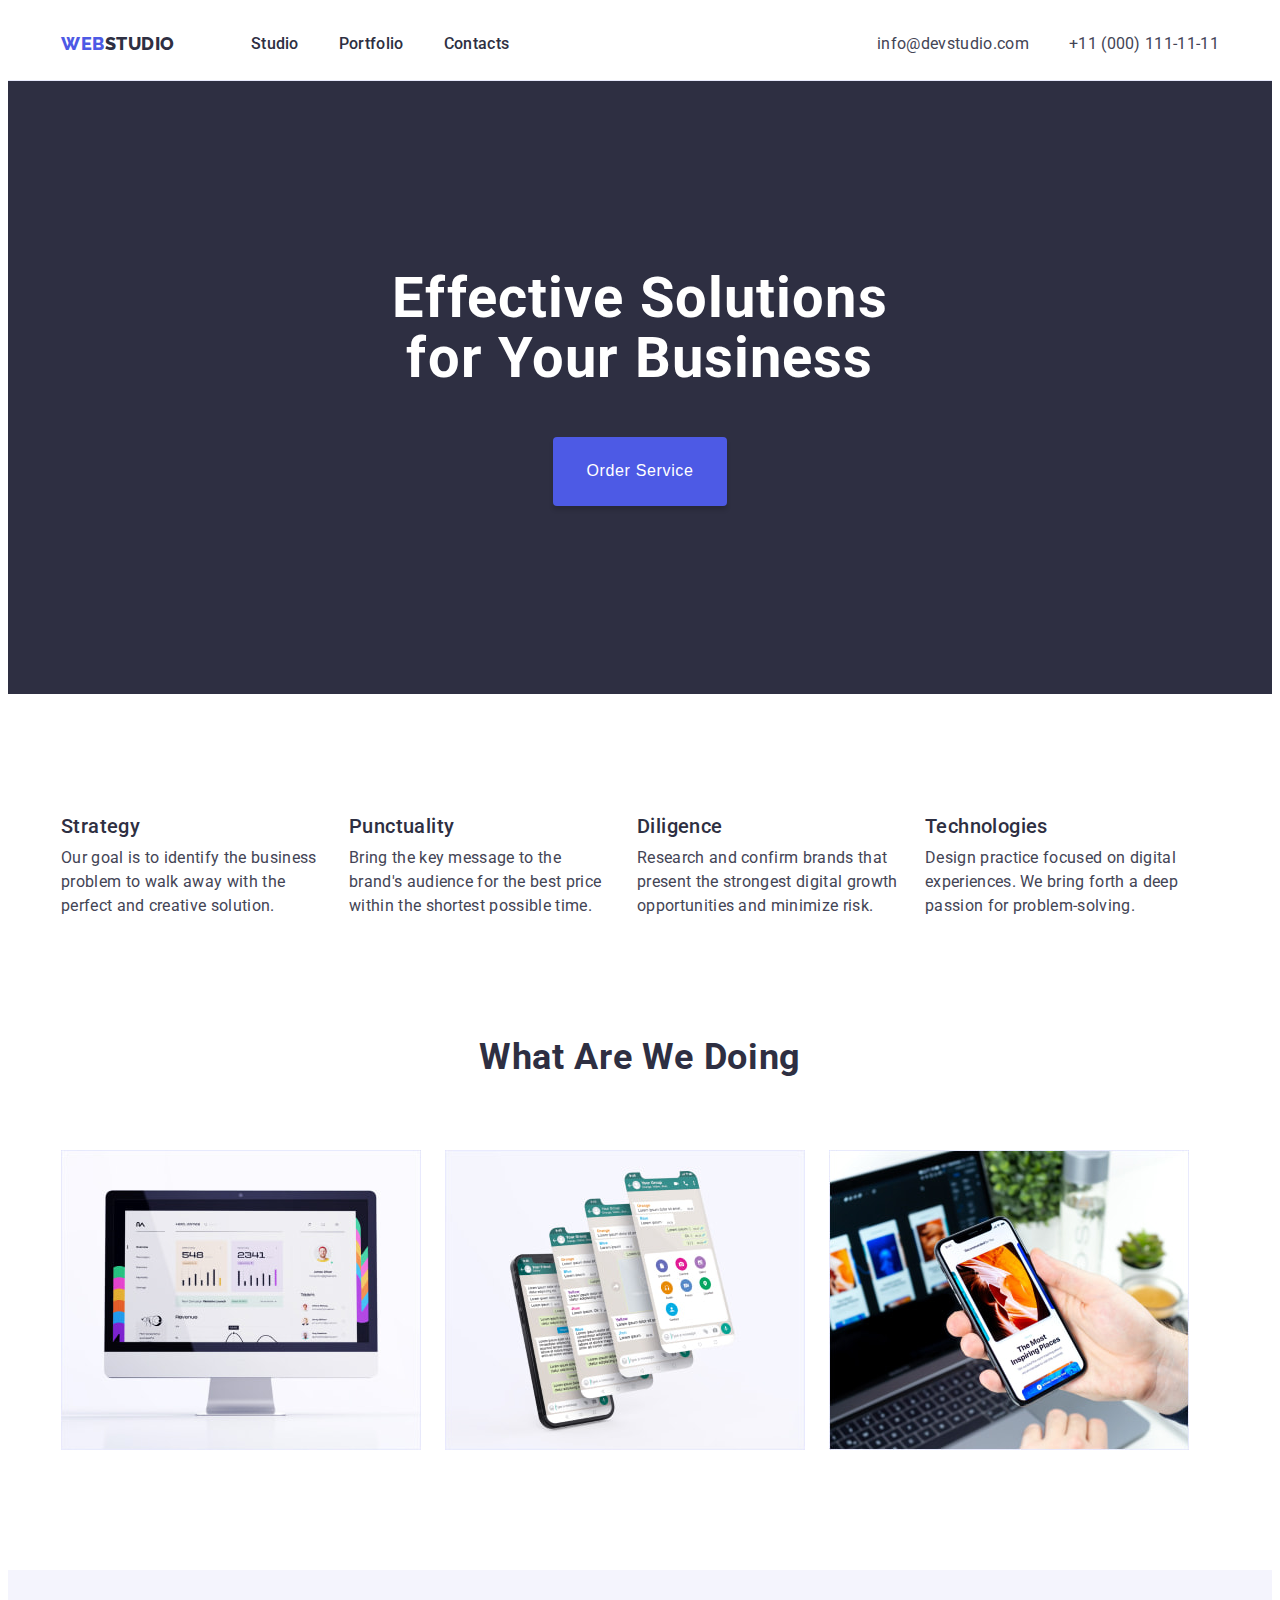
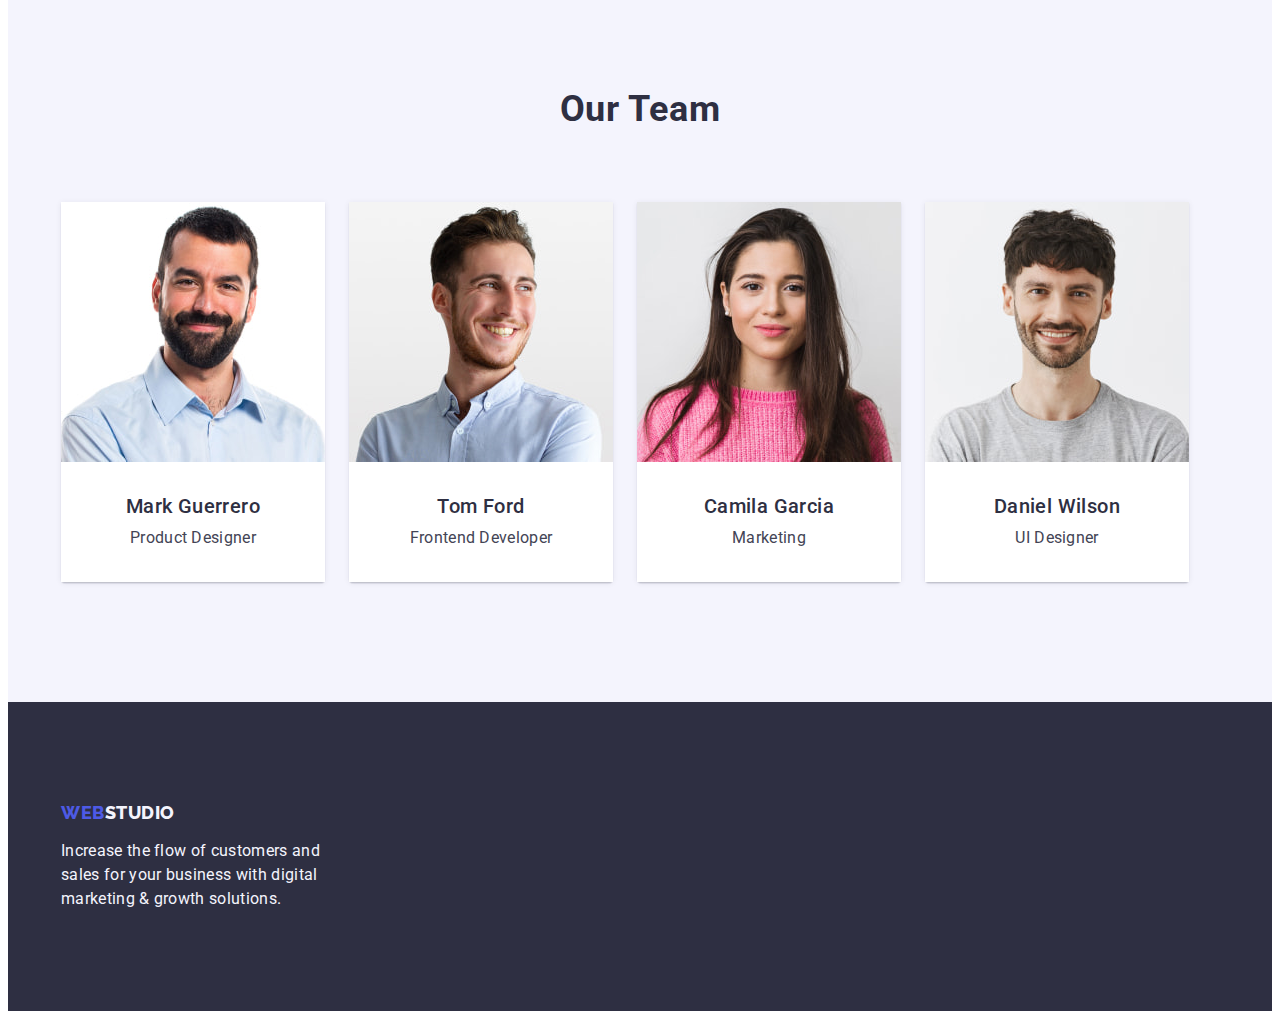
<file: index.html>
<!DOCTYPE html>
<html lang="en">

<head>
  <meta charset="UTF-8">
  <meta http-equiv="X-UA-Compatible" content="IE=edge">
  <meta name="viewport" content="width=device-width, initial-scale=1.0">
  <title>Web Studio</title>
  <link rel="preconnect" href="https://fonts.googleapis.com">
  <link rel="preconnect" href="https://fonts.gstatic.com" crossorigin>
  <link href="https://fonts.googleapis.com/css2?family=Raleway:wght@800&family=Roboto:wght@400;500;700;900&display=swap"
    rel="stylesheet">
  <link rel="stylesheet" href="https://cdnjs.cloudflare.com/ajax/libs/modern-normalize/1.1.0/modern-normalize.min.css"
    integrity="sha512-wpPYUAdjBVSE4KJnH1VR1HeZfpl1ub8YT/NKx4PuQ5NmX2tKuGu6U/JRp5y+Y8XG2tV+wKQpNHVUX03MfMFn9Q=="
    crossorigin="anonymous" referrerpolicy="no-referrer" />
  <link rel="stylesheet" href="./css/styles.css">
</head>

<body>

  <!-- Header -->
  <header class="header">
    <div class="header-wrap container">
      <nav class="header-nav">
        <a class="header-logo link" href="./index.html">Web<span class="header-logo-item">Studio</span></a>
        <ul class="header-list list">
          <li class="header-list-item"><a class="header-list-link link" href="./index.html">Studio</a>
          </li>
          <li class="header-list-item"><a class="header-list-link link" href="./portfolio.html">Portfolio</a>
          </li>
          <li class="header-list-item"><a class="header-list-link link" href="">Contacts</a></li>
        </ul>
      </nav>
      <address class="header-address">
        <ul class="header-address-list list">
          <li class="header-address-item"><a class="header-address-link link"
              href="mailto:info@devstudio.com">info@devstudio.com</a></li>
          <li class="header-address-item"><a class="header-address-link link" href="tel:+110001111111">+11 (000)
              111-11-11</a>
          </li>
        </ul>
      </address>
    </div>
  </header>

  <!-- Main -->
  <main>

    <!-- Hero -->
    <section class="hero">
      <div class="container">
        <h1 class="hero-title">Effective Solutions for Your Business</h1>
        <button class="hero-btn" type="button">Order Service</button>
      </div>
    </section>

    <!-- Features -->
    <section class="features">
      <div class="container">
        <h2 class="features-title vis-hidden">Features</h2>
        <ul class="features-list list">
          <li class="features-list-item">
            <h3 class="features-list-title">Strategy</h3>
            <p class="features-list-text">Our goal is to identify the business problem to walk away with the perfect
              and creative solution.</p>
          </li>
          <li class="features-list-item">
            <h3 class="features-list-title">Punctuality</h3>
            <p class="features-list-text">Bring the key message to the brand's audience for the best price within
              the shortest possible time.</p>
          </li>
          <li class="features-list-item">
            <h3 class="features-list-title">Diligence</h3>
            <p class="features-list-text">Research and confirm brands that present the strongest digital growth
              opportunities and minimize risk.</p>
          </li>
          <li class="features-list-item">
            <h3 class="features-list-title">Technologies</h3>
            <p class="features-list-text">Design practice focused on digital experiences. We bring forth a deep
              passion for problem-solving.</p>
          </li>
        </ul>
      </div>
    </section>
    <section class="wawd">
      <div class="container">
        <h2 class="wawd-title">What are we doing</h2>
        <ul class="wawd-list list">
          <li class="wawd-list-item"><img class="wawd-item-img" src="./images/computer.jpg" alt="computer" width="360">
          </li>
          <li class="wawd-list-item"><img class="wawd-item-img" src="./images/slides_screen.jpg" alt="slides_screen"
              width="360">
          </li>
          <li class="wawd-list-item"><img class="wawd-item-img" src="./images/phone.jpg" alt="phone" width="360"></li>
        </ul>
      </div>
    </section>

    <!-- Team -->
    <section class="team">
      <div class="container">
        <h2 class="team-title">Our Team</h2>
        <ul class="team-list list">
          <li class="team-item"><img class="team-item-img" src="./images/employee1.jpg" alt="employee1" width="264">
            <div class="team-item-wrap">
              <h3 class="team-item-title">Mark Guerrero</h3>
              <p class="team-item-text">Product Designer</p>
            </div>
          </li>
          <li class="team-item"><img class="team-item-img" src="./images/employee2.jpg" alt="employee2" width="264">
            <div class="team-item-wrap">
              <h3 class="team-item-title">Tom Ford</h3>
              <p class="team-item-text">Frontend Developer</p>
            </div>
          </li>
          <li class="team-item"><img class="team-item-img" src="./images/employee3.jpg" alt="employee3" width="264">
            <div class="team-item-wrap">
              <h3 class="team-item-title">Camila Garcia</h3>
              <p class="team-item-text">Marketing</p>
            </div>
          </li>
          <li class="team-item"><img class="team-item-img" src="./images/employee4.jpg" alt="employee4" width="264">
            <div class="team-item-wrap">
              <h3 class="team-item-title">Daniel Wilson</h3>
              <p class="team-item-text">UI Designer</p>
            </div>
          </li>
        </ul>
      </div>
    </section>
  </main>

  <!-- Footer -->
  <footer class="footer">
    <div class="container">
      <div class="footer-wrap"><a class="footer-logo link" href="./index.html">Web<span
            class="footer-logo-item">Studio</span></a>
        <p class="footer-text">Increase the flow of customers and sales for your business with digital marketing &
          growth
          solutions.</p>
      </div>
    </div>
  </footer>
</body>

</html>
</file>
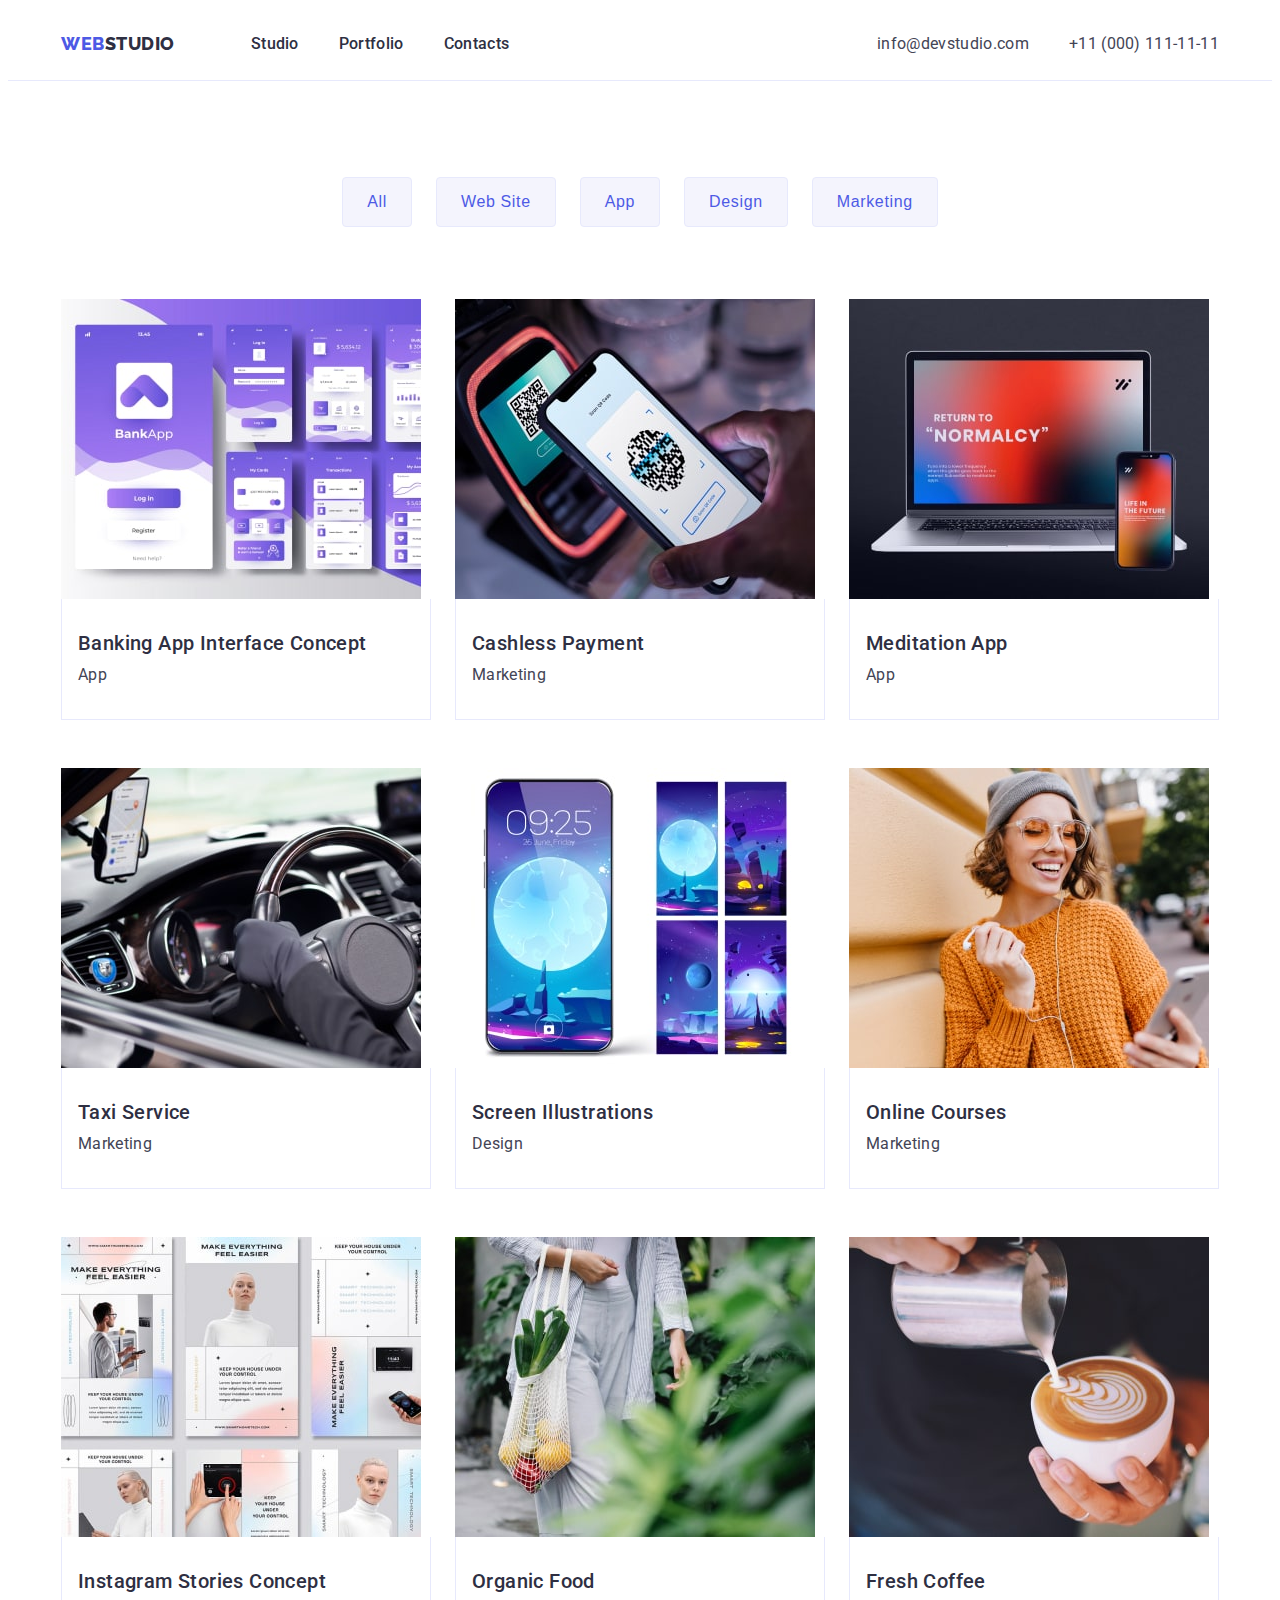
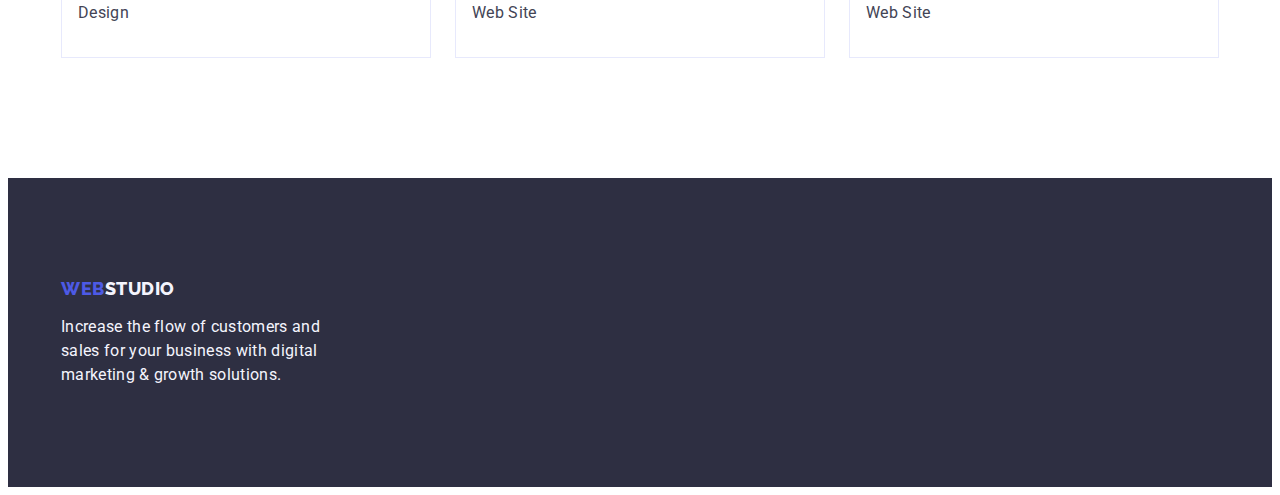
<file: portfolio.html>
<!DOCTYPE html>
<html lang="en">

<head>
    <meta charset="UTF-8">
    <meta http-equiv="X-UA-Compatible" content="IE=edge">
    <meta name="viewport" content="width=device-width, initial-scale=1.0">
    <title>Web Studio</title>
    <link rel="preconnect" href="https://fonts.googleapis.com">
    <link rel="preconnect" href="https://fonts.gstatic.com" crossorigin>
    <link
        href="https://fonts.googleapis.com/css2?family=Raleway:wght@800&family=Roboto:wght@400;500;700;900&display=swap"
        rel="stylesheet">
    <link rel="stylesheet" href="https://cdnjs.cloudflare.com/ajax/libs/modern-normalize/1.1.0/modern-normalize.min.css"
        integrity="sha512-wpPYUAdjBVSE4KJnH1VR1HeZfpl1ub8YT/NKx4PuQ5NmX2tKuGu6U/JRp5y+Y8XG2tV+wKQpNHVUX03MfMFn9Q=="
        crossorigin="anonymous" referrerpolicy="no-referrer" />
    <link rel="stylesheet" href="./css/styles.css">
</head>

<body>

    <!-- Header -->
    <header class="header">
        <div class="header-wrap container">
            <nav class="header-nav">
                <a class="header-logo link" href="./index.html">Web<span class="header-logo-item">Studio</span></a>
                <ul class="header-list list">
                    <li class="header-list-item"><a class="header-list-link link" href="./index.html">Studio</a>
                    </li>
                    <li class="header-list-item"><a class="header-list-link link" href="./portfolio.html">Portfolio</a>
                    </li>
                    <li class="header-list-item"><a class="header-list-link link" href="">Contacts</a></li>
                </ul>
            </nav>
            <address class="header-address">
                <ul class="header-address-list list">
                    <li class="header-address-item"><a class="header-address-link link"
                            href="mailto:info@devstudio.com">info@devstudio.com</a></li>
                    <li class="header-address-item"><a class="header-address-link link" href="tel:+110001111111">+11
                            (000)
                            111-11-11</a>
                    </li>
                </ul>
            </address>
        </div>
    </header>

    <!-- Main -->
    <main>

        <!-- Portfolio -->
        <section class="portfolio">
            <div class="container">
                <h1 class="portfolio-title vis-hidden">Portfolio</h1>
                <ul class="portfolio-filter-list list">
                    <li class="portfolio-filter-item"><button class="filter-btn" type="button">All</button></li>
                    <li class="portfolio-filter-item"><button class="filter-btn" type="button">Web Site</button></li>
                    <li class="portfolio-filter-item"><button class="filter-btn" type="button">App</button></li>
                    <li class="portfolio-filter-item"><button class="filter-btn" type="button">Design</button></li>
                    <li class="portfolio-filter-item"><button class="filter-btn" type="button">Marketing</button></li>
                </ul>

                <ul class="portfolio-list list">
                    <li class="portfolio-item"><a class="portfolio-item-link link" href=""><img
                                class="portfolio-item-img link" src="./images/portfolio1.jpg" alt="portfolio1"
                                width="360">
                            <div class="portfolio-item-wrap">
                                <h2 class="portfolio-item-title">Banking App Interface Concept</h2>
                                <p class="portfolio-item-text">App</p>
                            </div>
                        </a>
                    </li>
                    <li class="portfolio-item"><a class="portfolio-item-link link" href=""><img
                                class="portfolio-item-img link" src="./images/portfolio2.jpg" alt="portfolio2"
                                width="360">
                            <div class="portfolio-item-wrap">
                                <h2 class="portfolio-item-title">Cashless Payment</h2>
                                <p class="portfolio-item-text">Marketing</p>
                            </div>
                        </a>
                    </li>
                    <li class="portfolio-item"><a class="portfolio-item-link link" href=""><img
                                class="portfolio-item-img link" src="./images/portfolio3.jpg" alt="portfolio3"
                                width="360">
                            <div class="portfolio-item-wrap">
                                <h2 class="portfolio-item-title">Meditation App</h2>
                                <p class="portfolio-item-text">App</p>
                            </div>
                        </a>
                    </li>
                    <li class="portfolio-item"><a class="portfolio-item-link link" href=""><img
                                class="portfolio-item-img link" src="./images/portfolio4.jpg" alt="portfolio4"
                                width="360">
                            <div class="portfolio-item-wrap">
                                <h2 class="portfolio-item-title">Taxi Service</h2>
                                <p class="portfolio-item-text">Marketing</p>
                            </div>
                        </a>
                    </li>
                    <li class="portfolio-item"><a class="portfolio-item-link link" href=""><img
                                class="portfolio-item-img link" src="./images/portfolio5.jpg" alt="portfolio5"
                                width="360">
                            <div class="portfolio-item-wrap">
                                <h2 class="portfolio-item-title">Screen Illustrations</h2>
                                <p class="portfolio-item-text">Design</p>
                            </div>
                        </a>
                    </li>
                    <li class="portfolio-item"><a class="portfolio-item-link link" href=""><img
                                class="portfolio-item-img link" src="./images/portfolio6.jpg" alt="portfolio6"
                                width="360">
                            <div class="portfolio-item-wrap">
                                <h2 class="portfolio-item-title">Online Courses</h2>
                                <p class="portfolio-item-text">Marketing</p>
                            </div>
                        </a>
                    </li>
                    <li class="portfolio-item"><a class="portfolio-item-link link" href=""><img
                                class="portfolio-item-img link" src="./images/portfolio7.jpg" alt="portfolio7"
                                width="360">
                            <div class="portfolio-item-wrap">
                                <h2 class="portfolio-item-title">Instagram Stories Concept</h2>
                                <p class="portfolio-item-text">Design</p>
                            </div>
                        </a>
                    </li>
                    <li class="portfolio-item"><a class="portfolio-item-link link" href=""><img
                                class="portfolio-item-img link" src="./images/portfolio8.jpg" alt="portfolio8"
                                width="360">
                            <div class="portfolio-item-wrap">
                                <h2 class="portfolio-item-title">Organic Food</h2>
                                <p class="portfolio-item-text">Web Site</p>
                            </div>
                        </a>
                    </li>
                    <li class="portfolio-item"><a class="portfolio-item-link link" href=""><img
                                class="portfolio-item-img link" src="./images/portfolio9.jpg" alt="portfolio9"
                                width="360">
                            <div class="portfolio-item-wrap">
                                <h2 class="portfolio-item-title">Fresh Coffee</h2>
                                <p class="portfolio-item-text">Web Site</p>
                            </div>
                        </a>
                    </li>
                </ul>
            </div>
        </section>
    </main>

    <!-- Footer -->
    <footer class="footer">
        <div class="container">
            <div class="footer-wrap"><a class="footer-logo link" href="./index.html">Web<span
                        class="footer-logo-item">Studio</span></a>
                <p class="footer-text">Increase the flow of customers and sales for your business with digital marketing
                    &
                    growth
                    solutions.</p>
            </div>
        </div>
    </footer>
</body>

</html>
</file>
<file: css/styles.css>
:root {
    --color-iris: #4d5ae5;
    --color-ocean: #404bbf;
    --color-green: #31d0aa;
    --color-slate: #434455;
    --color-light-slate: #8e8f99;
    --color-cornflower: #e7e9fc;
    --color-cloud: #f4f4fd;
    --color-grey: #2e2f42;
    --color-white: #ffffff;
}

/*------------Patterns-----------*/
h1, h2, h3, h4, h5, p {
    margin: 0;
}

ul {
    padding-left: 0;
    margin: 0;
}

img {
    display: block;
    max-width: 100%;
    height: auto;
}

body {
    font-family: 'Roboto', sans-serif;
    color: var(--color-slate);
}

.link {
    text-decoration: none;
}

.list {
    list-style: none;
}

.container {
    max-width: 1158px;
    padding-left: 15px;
    padding-right: 15px;
    margin-left: auto;
    margin-right: auto;
}

.vis-hidden {
    position: absolute;
    width: 1px;
    height: 1px;
    margin: -1px;
    border: 0;
    padding: 0;
    white-space: nowrap;
    clip-path: inset(100%);
    clip: rect(0 0 0 0);
    overflow: hidden;
}

.section {
    padding-top: 120px;
    padding-bottom: 120px;
}

/*----------Header----------*/
.header {
    border-bottom: 1px solid var(--color-cornflower);
}

.header-wrap {
    display: flex;
    justify-content: space-between;
    align-items: center;
}

.header-nav {
    display: flex;
    align-items: center;
}

.header-logo,
.footer-logo {
    font-family: 'Raleway', sans-serif;
    font-style: normal;
    font-weight: 800;
    font-size: 18px;
    line-height: 1.17;
    letter-spacing: 0.03em;
    text-transform: uppercase;
    color: var(--color-iris);
}

.header-logo {
    margin-right: 76px;
    padding-top: 24px;
    padding-bottom: 24px;
}

.header-logo-item {
    color: var(--color-grey);
}

.header-list {
    display: flex;
    gap: 40px;    
}

.header-list-link {
    display: block;
    padding-top: 24px;
    padding-bottom: 24px;

    font-weight: 500;
    font-size: 16px;
    line-height: 1.5;
    letter-spacing: 0.02em;
    color: var(--color-grey);
}

.header-list-link:hover,
.header-list-link:focus,
.header-address-link:hover,
.header-address-link:focus {
    color: var(--color-ocean);
}

.header-address {
    font-style: normal
}

.header-address-list {
    display: flex;
    margin-right: auto;
}

.header-address-item:not(:last-child) {
    margin-right: 40px;
}

.header-address-link {
    padding-top: 24px;
    padding-bottom: 24px;

    font-weight: 400;
    font-size: 16px;
    line-height: 1.5;
    letter-spacing: 0.02em;
    color: var(--color-slate);
}

/*----------Buttons----------*/
.hero-btn,
.filter-btn {
    font-style: normal;
    font-weight: 500;
    font-size: 16px;
    line-height: 1.5;    
    letter-spacing: 0.04em;
    cursor: pointer;
    border-radius: 4px;
}

.hero-btn {
    padding: 16px 32px;
    min-width: 169px;
    min-height: 69px;

    color: var(--color-white);
    background-color: var(--color-iris);
    box-shadow: 0px 4px 4px rgba(0, 0, 0, 0.15);
    border: 1px solid transparent;
}

.hero-btn:hover,
.hero-btn:focus {
    background-color: var(--color-ocean);
}

.filter-btn {
    color: var(--color-iris);
    background-color: var(--color-cloud);
    border: 1px solid var(--color-cornflower);
    padding: 12px 24px;
    /* width: 116px;
    height: 48px;*/
}

.filter-btn:hover,
.filter-btn:focus {
    color: var(--color-white);
    background-color: var(--color-ocean);
    box-shadow: 0px 3px 1px rgba(0, 0, 0, 0.1), 0px 2px 1px rgba(0, 0, 0, 0.08), 0px 2px 2px rgba(0, 0, 0, 0.12);
    border-color: var(--color-ocean);

    /* width: 69px;
    height: 48px; */
}

/*----------Hero----------*/

.hero {
    padding-top: 188px;
    padding-bottom: 188px;

    text-align: center;    
    background-color: var(--color-grey);    
}

.hero-title {
    margin: auto;
    margin-bottom: 48px;   
    max-width: 496px;
    max-height: 120px;

    font-size: 56px;
    line-height: 1.07;
    letter-spacing: 0.02em;
    color: var(--color-white);
}

/*----------Features----------*/
.features {
    padding-top: 120px;
    padding-bottom: 120px;
}

.features-list {
    display: flex;
}

.features-list-title {
    margin-bottom: 8px;

    font-weight: 500;
    font-size: 20px;
    line-height: 1.2;
    letter-spacing: 0.02em;
    color: var(--color-grey);
}

.features-list-item:not(:last-child) {
    margin-right: 24px;
}

.features-list-text {
    max-width: 264px;

    font-size: 16px;
    line-height: 1.5;
    letter-spacing: 0.02em;
}

/*----------WAWD----------*/
.wawd-title,
.team-title {
    margin-bottom: 72px;

    font-size: 36px;
    line-height: 1.11;
    text-align: center;
    letter-spacing: 0.02em;
    text-transform: capitalize;
    color: var(--color-grey);
}

.wawd {
    padding-bottom: 120px;
}

.wawd-list {
    display: flex;
}

.wawd-list-item:not(:last-child) {
    margin-right: 24px;
}

/*----------Team----------*/
.team {
    padding-top: 120px;
    padding-bottom: 120px;

    background-color: var(--color-cloud);    
}

.team-list {
    display: flex;
}

.team-item {
    box-shadow: 0px 1px 6px rgba(46, 47, 66, 0.08), 0px 1px 1px rgba(46, 47, 66, 0.16), 0px 2px 1px rgba(46, 47, 66, 0.08);
    border-radius: 0px 0px 4px 4px;
}
.team-item:not(:last-child) {
    margin-right: 24px;
}

.team-item-wrap {
    padding: 32px 0;

    background-color: var(--color-white);
}

.team-item-title {
    margin-bottom: 8px;

    font-weight: 500;
    font-size: 20px;
    line-height: 1.2;
    text-align: center;
    letter-spacing: 0.02em;
    color: var(--color-grey);
}

.team-item-text {
    font-size: 16px;
    line-height: 1.5;
    text-align: center;
    letter-spacing: 0.02em;
}

/*----------Portfolio----------*/
.portfolio {  
    padding-top: 96px;
    padding-bottom: 120px;
}

.portfolio-filter-list {
    display: flex;
    justify-content: center;
    margin-bottom: 72px;
}

.portfolio-filter-item:not(:last-child) {
    margin-right: 24px;
}

.portfolio-list {
    display: flex;
    flex-wrap: wrap;
    column-gap: 24px;
    row-gap: 48px;
}

.portfolio-item {
    width: calc((100% - 48px) / 3);

    background-color: var(--color-white);
}

.portfolio-item-wrap {
    padding: 32px 16px;
    border-left: 1px solid var(--color-cornflower);
    border-right: 1px solid var(--color-cornflower);
    border-bottom: 1px solid var(--color-cornflower);
}

.portfolio-item-title {
    margin-bottom: 8px;

    font-weight: 500;
    font-size: 20px;
    line-height: 1.2;
    letter-spacing: 0.02em;
    color: var(--color-grey);
}

.portfolio-item-text {
    font-size: 16px;
    line-height: 1.5;
    letter-spacing: 0.02em;
    color: var(--color-slate);
}

/*----------Footer----------*/
.footer {    
    background-color: var(--color-grey);
    padding: 100px 0;
}

.footer-wrap {
    max-width: 264px;
}

.footer-logo-item {
    color: var(--color-cloud);
}

.footer-text {
    margin-top: 16px;

    font-size: 16px;
    line-height: 1.5;
    letter-spacing: 0.02em;
    color: var(--color-cloud);
}
</file>
